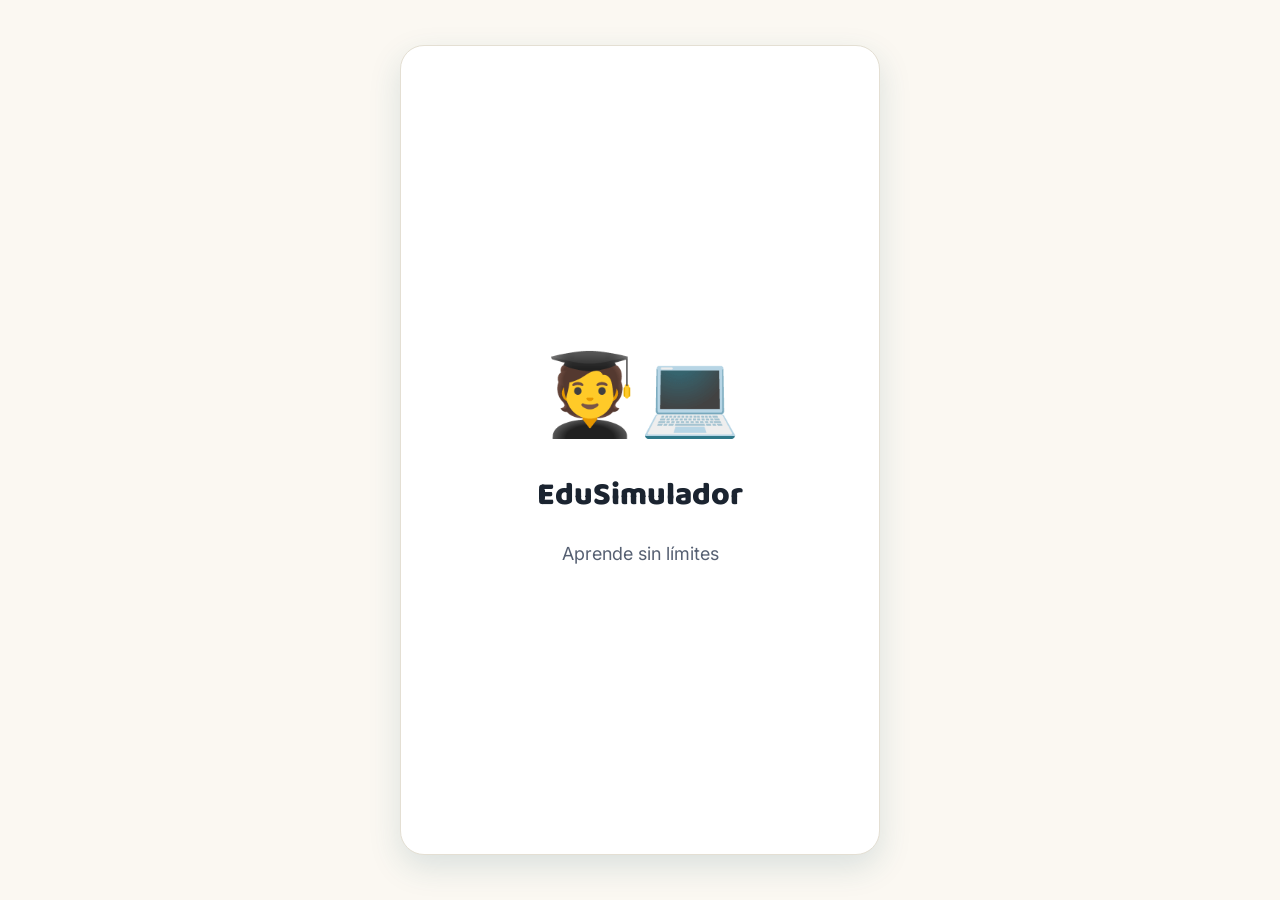
<file: index.html>
<!DOCTYPE html>
<html lang="es">
<head>
    <meta charset="UTF-8">
    <meta name="viewport" content="width=device-width, initial-scale=1.0">
    <title>Splash Screen - LMS Simulador</title>
    <link rel="stylesheet" href="style.css">
    <style>
        .splash-logo {
            font-size: 80px;
            animation: bounceIn 1.5s ease-out;
        }
        .splash-title {
            animation: fadeIn 2s ease-in;
        }
        @keyframes bounceIn {
            0% { transform: scale(0.3); opacity: 0; }
            50% { transform: scale(1.1); opacity: 1; }
            70% { transform: scale(0.9); }
            100% { transform: scale(1); }
        }
        @keyframes fadeIn {
            0% { opacity: 0; }
            100% { opacity: 1; }
        }
    </style>
</head>
<body>
    <div class="app-container">
        <div class="screen-content center">
            <div class="splash-logo">🧑‍🎓💻</div>
            <h1 class="splash-title mt-lg">EduSimulador</h1>
            <p class="text-muted text-large mt-sm">Aprende sin límites</p>
        </div>
    </div>
    
    <!-- Redirección automática simulada con JS -->
    <script>
        setTimeout(() => {
            window.location.href = '02-bienvenida.html';
        }, 3000);
    </script>
</body>
</html>
</file>
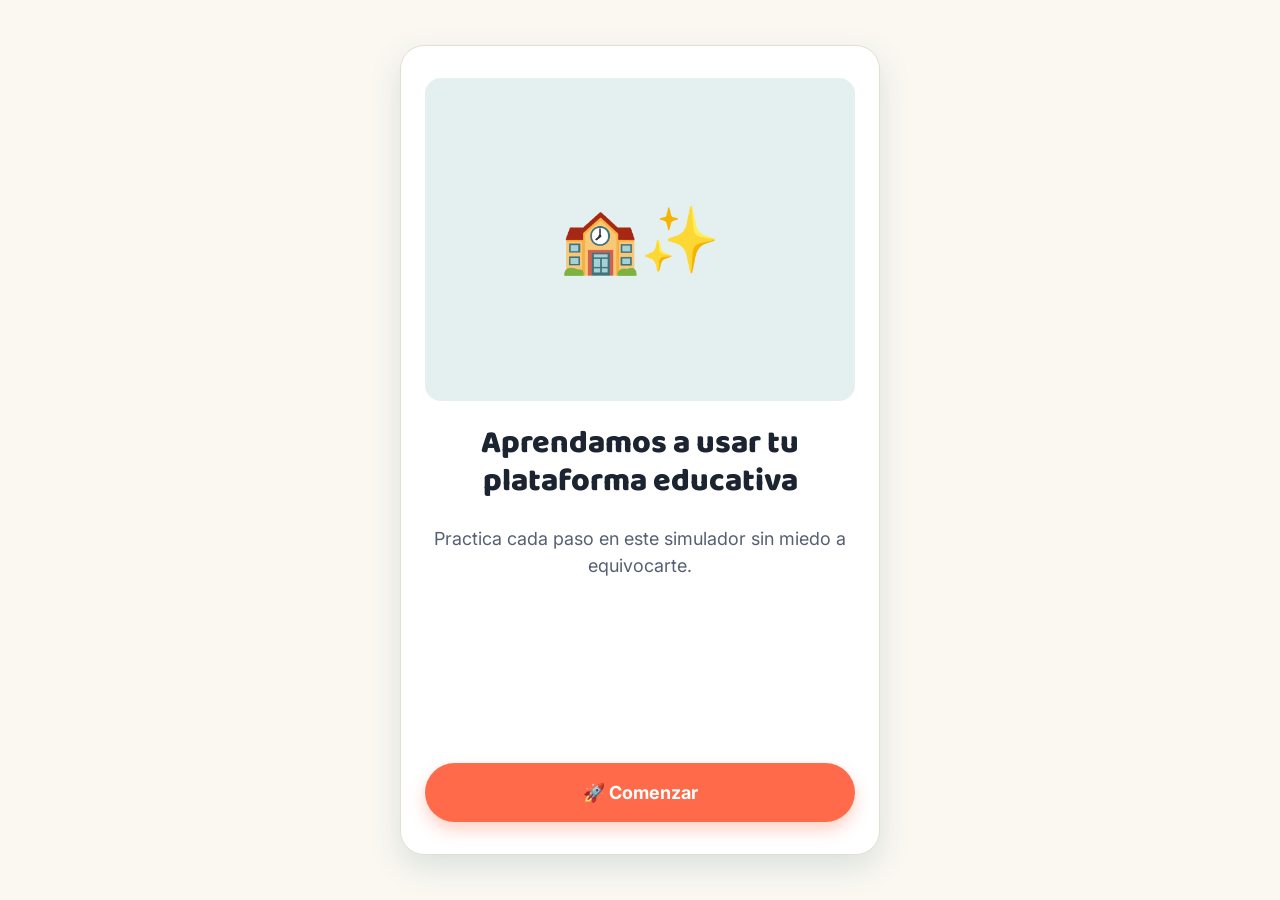
<file: 02-bienvenida.html>
<!DOCTYPE html>
<html lang="es">
<head>
    <meta charset="UTF-8">
    <meta name="viewport" content="width=device-width, initial-scale=1.0">
    <title>Bienvenida - LMS Simulador</title>
    <link rel="stylesheet" href="style.css">
</head>
<body>
    <div class="app-container">
        <div class="screen-content center">
            <div class="illustration">
                🏫✨
            </div>
            
            <h1 class="mt-lg">Aprendamos a usar tu plataforma educativa</h1>
            
            <p class="text-large text-muted mt-md mb-lg">
                Practica cada paso en este simulador sin miedo a equivocarte.
            </p>

            <a href="03-seleccionar-edad.html" class="btn btn-primary mt-auto">
                🚀 Comenzar
            </a>
        </div>
    </div>
</body>
</html>
</file>
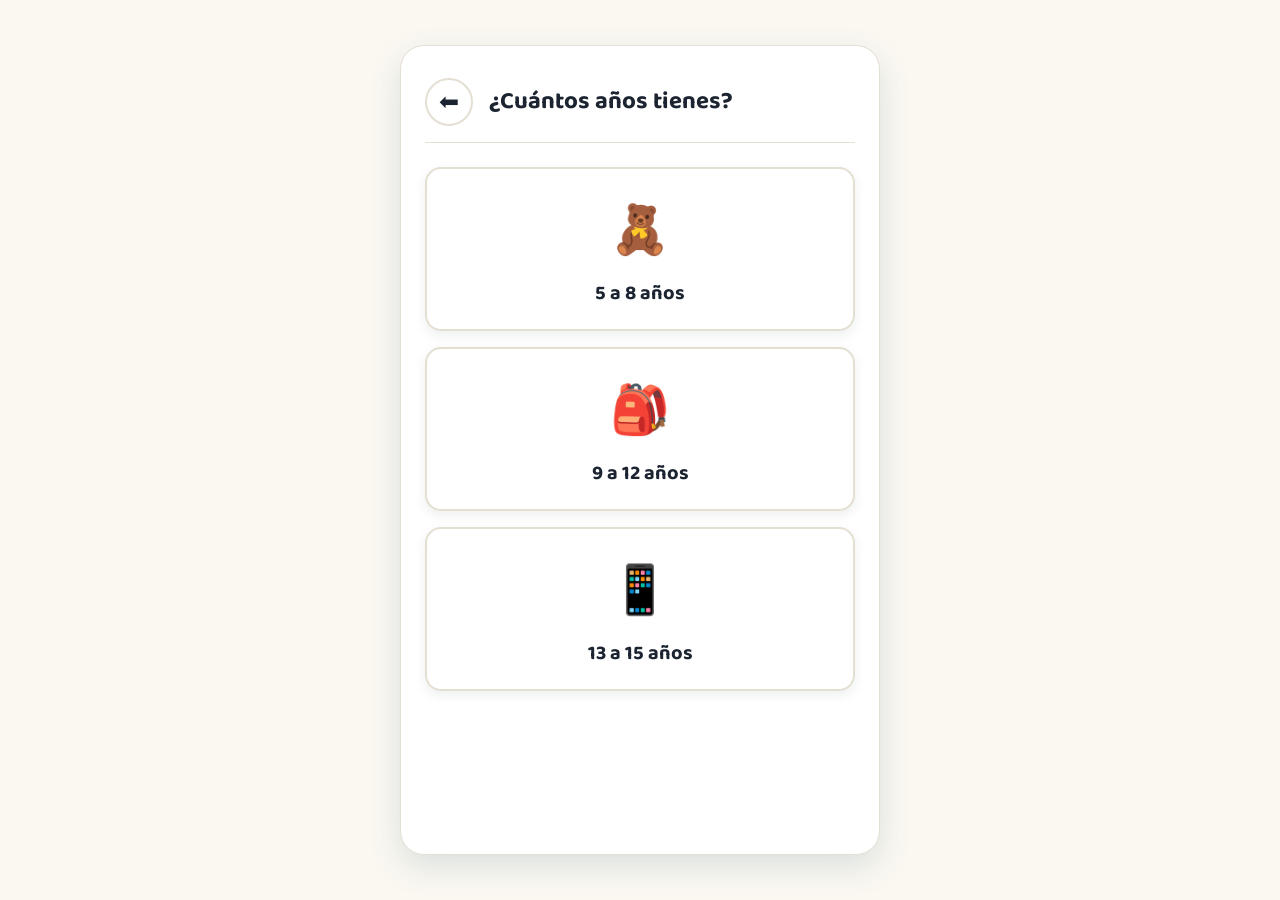
<file: 03-seleccionar-edad.html>
<!DOCTYPE html>
<html lang="es">
<head>
    <meta charset="UTF-8">
    <meta name="viewport" content="width=device-width, initial-scale=1.0">
    <title>Seleccionar Edad - LMS Simulador</title>
    <link rel="stylesheet" href="style.css">
</head>
<body>
    <div class="app-container">
        <div class="screen-content">
            <div class="topbar">
                <a href="02-bienvenida.html" class="icon-btn" aria-label="Volver">⬅️</a>
                <h2>¿Cuántos años tienes?</h2>
            </div>
            
            <div class="stack">
                <div class="card card-interactive text-center" onclick="selectAge('5-8')">
                    <div class="card-icon">🧸</div>
                    <h3>5 a 8 años</h3>
                </div>

                <div class="card card-interactive text-center" onclick="selectAge('9-12')">
                    <div class="card-icon">🎒</div>
                    <h3>9 a 12 años</h3>
                </div>

                <div class="card card-interactive text-center" onclick="selectAge('13-15')">
                    <div class="card-icon">📱</div>
                    <h3>13 a 15 años</h3>
                </div>
            </div>
        </div>
    </div>
    
    <script>
        function selectAge(ageGroup) {
            localStorage.setItem('ageGroup', ageGroup);
            window.location.href = '04-presentacion.html';
        }
    </script>
</body>
</html>
</file>
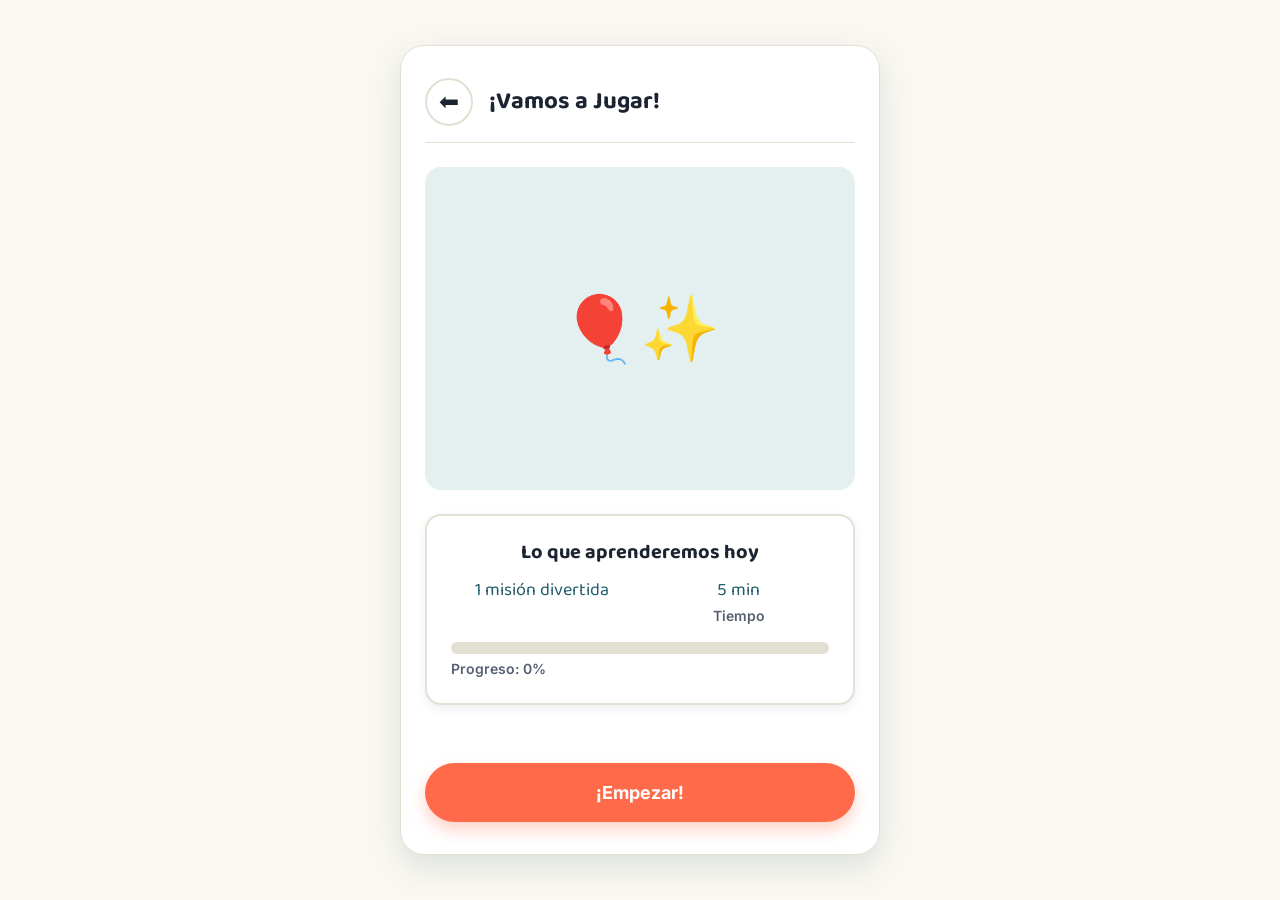
<file: 04-presentacion.html>
<!DOCTYPE html>
<html lang="es">
<head>
    <meta charset="UTF-8">
    <meta name="viewport" content="width=device-width, initial-scale=1.0">
    <title>Presentación - LMS Simulador</title>
    <link rel="stylesheet" href="style.css">
    <script src="content-5-8.js"></script>
    <script src="content-9-12.js"></script>
    <script src="content-13-15.js"></script>
    <script src="engine.js"></script>
</head>
<body>
    <div class="app-container">
        <div class="screen-content center">
            <div class="topbar w-full" style="width: 100%;">
                <a href="03-seleccionar-edad.html" class="icon-btn" aria-label="Volver">⬅️</a>
                <h2 id="p-title"></h2>
            </div>
            
            <div class="illustration" id="p-illustration"></div>

            <div class="card stack mt-lg text-center">
                <h3>Lo que aprenderemos hoy</h3>
                <div class="grid-2 mt-md">
                    <div class="stack" style="gap: var(--space-xs)">
                        <div class="text-large font-display" style="color: var(--color-primary)" id="p-subtitle"></div>
                    </div>
                    <div class="stack" style="gap: var(--space-xs)">
                        <div class="text-large font-display" style="color: var(--color-primary)" id="p-time"></div>
                        <div class="text-small text-muted">Tiempo</div>
                    </div>
                </div>
                
                <div class="progress-container mt-md">
                    <div class="progress-bar-bg">
                        <div class="progress-bar-fill" style="width: 0%;"></div>
                    </div>
                    <span class="text-small text-muted" style="align-self: flex-start">Progreso: 0%</span>
                </div>
            </div>

            <a href="05-mapa.html" class="btn btn-primary mt-auto" id="p-btn"></a>
        </div>
    </div>
</body>
</html>
</file>
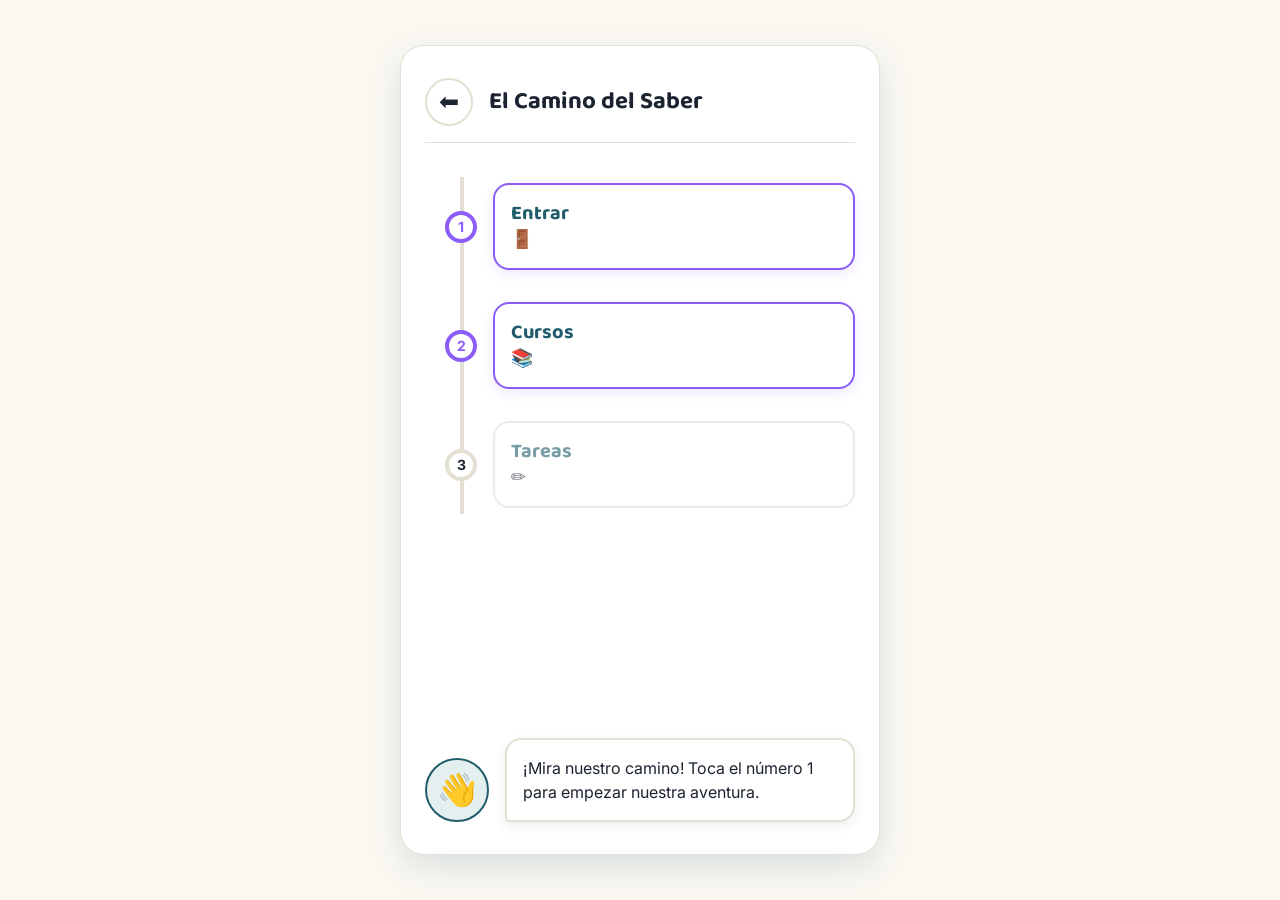
<file: 05-mapa.html>
<!DOCTYPE html>
<html lang="es">
<head>
    <meta charset="UTF-8">
    <meta name="viewport" content="width=device-width, initial-scale=1.0">
    <title>Mapa del Aprendizaje - LMS Simulador</title>
    <link rel="stylesheet" href="style.css">
    <script src="content-5-8.js"></script>
    <script src="content-9-12.js"></script>
    <script src="content-13-15.js"></script>
    <script src="engine.js"></script>
</head>
<body>
    <div class="app-container">
        <div class="screen-content">
            <div class="topbar">
                <a href="04-presentacion.html" class="icon-btn" aria-label="Volver">⬅️</a>
                <h2 id="m-title"></h2>
            </div>
            
            <!-- Contenedor inyectado por Engine JS -->
            <div id="m-container" class="mt-md"></div>

            <div class="guide-container" id="engine-avatar"></div>
        </div>
    </div>
</body>
</html>
</file>
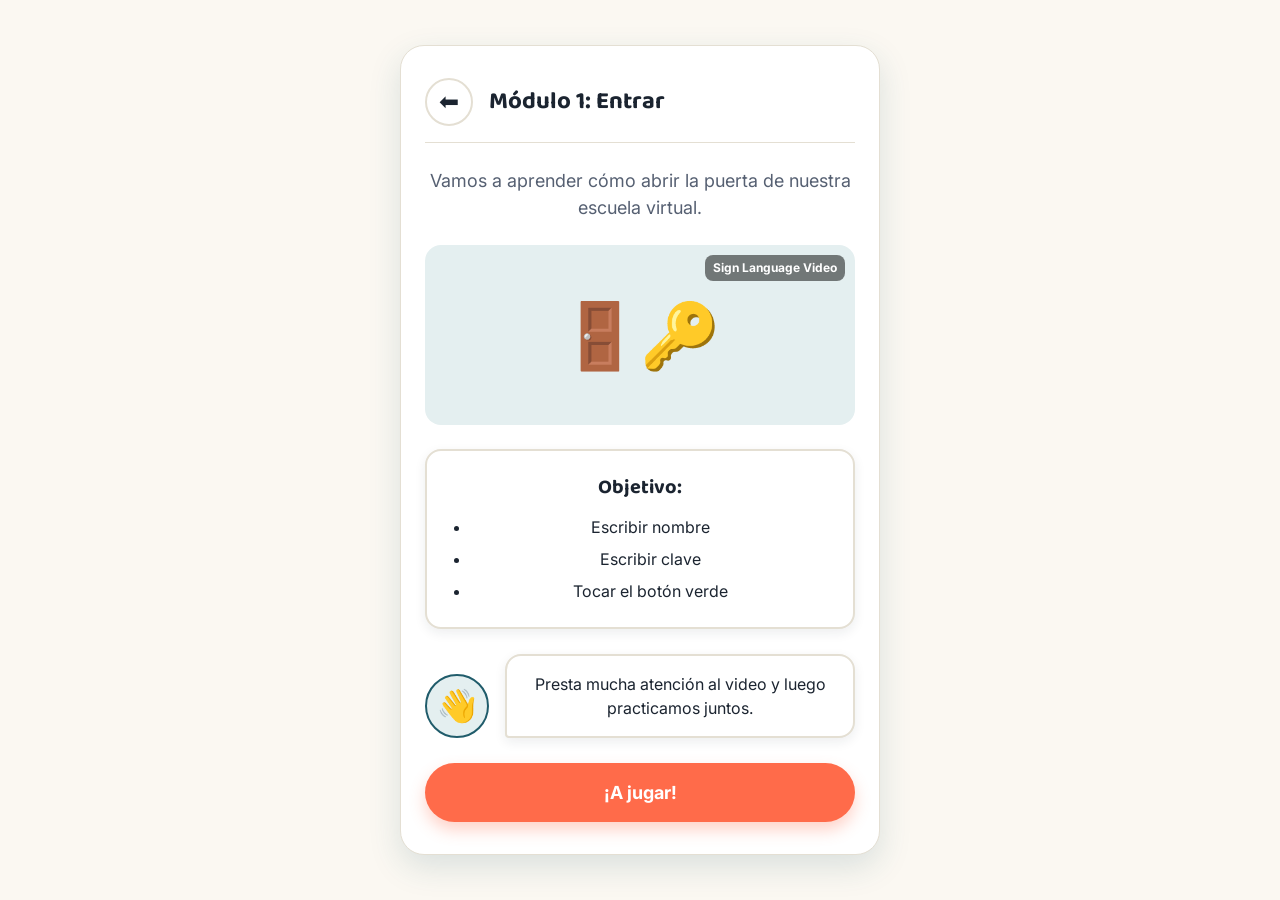
<file: 06-modulo-intro.html>
<!DOCTYPE html>
<html lang="es">
<head>
    <meta charset="UTF-8">
    <meta name="viewport" content="width=device-width, initial-scale=1.0">
    <title>Módulo Intro - LMS Simulador</title>
    <link rel="stylesheet" href="style.css">
    <script src="content-5-8.js"></script>
    <script src="content-9-12.js"></script>
    <script src="content-13-15.js"></script>
    <script src="engine.js"></script>
</head>
<body>
    <div class="app-container">
        <div class="screen-content center">
            <div class="topbar w-full" style="width: 100%;">
                <a href="05-mapa.html" class="icon-btn" aria-label="Volver">⬅️</a>
                <h2 id="i-title"></h2>
            </div>
            
            <p class="text-large text-muted" id="i-desc"></p>
            
            <div class="illustration" style="height: 180px; position: relative;">
                <div style="position: absolute; top: 10px; right: 10px; background: rgba(0,0,0,0.5); color: white; padding: 4px 8px; border-radius: var(--radius-sm); font-size: 12px; font-weight: bold;">
                    Sign Language Video
                </div>
                <span id="i-ill"></span>
            </div>
            
            <div class="card stack mt-md text-left w-full" style="width: 100%;">
                <h3>Objetivo:</h3>
                <ul class="stack" id="i-goals" style="gap: var(--space-sm); margin-left: 20px;"></ul>
            </div>

            <div class="guide-container mt-auto" id="engine-avatar"></div>

            <a href="07-modulo-simulacion.html" class="btn btn-primary mt-auto" id="i-btn"></a>
        </div>
    </div>
</body>
</html>
</file>
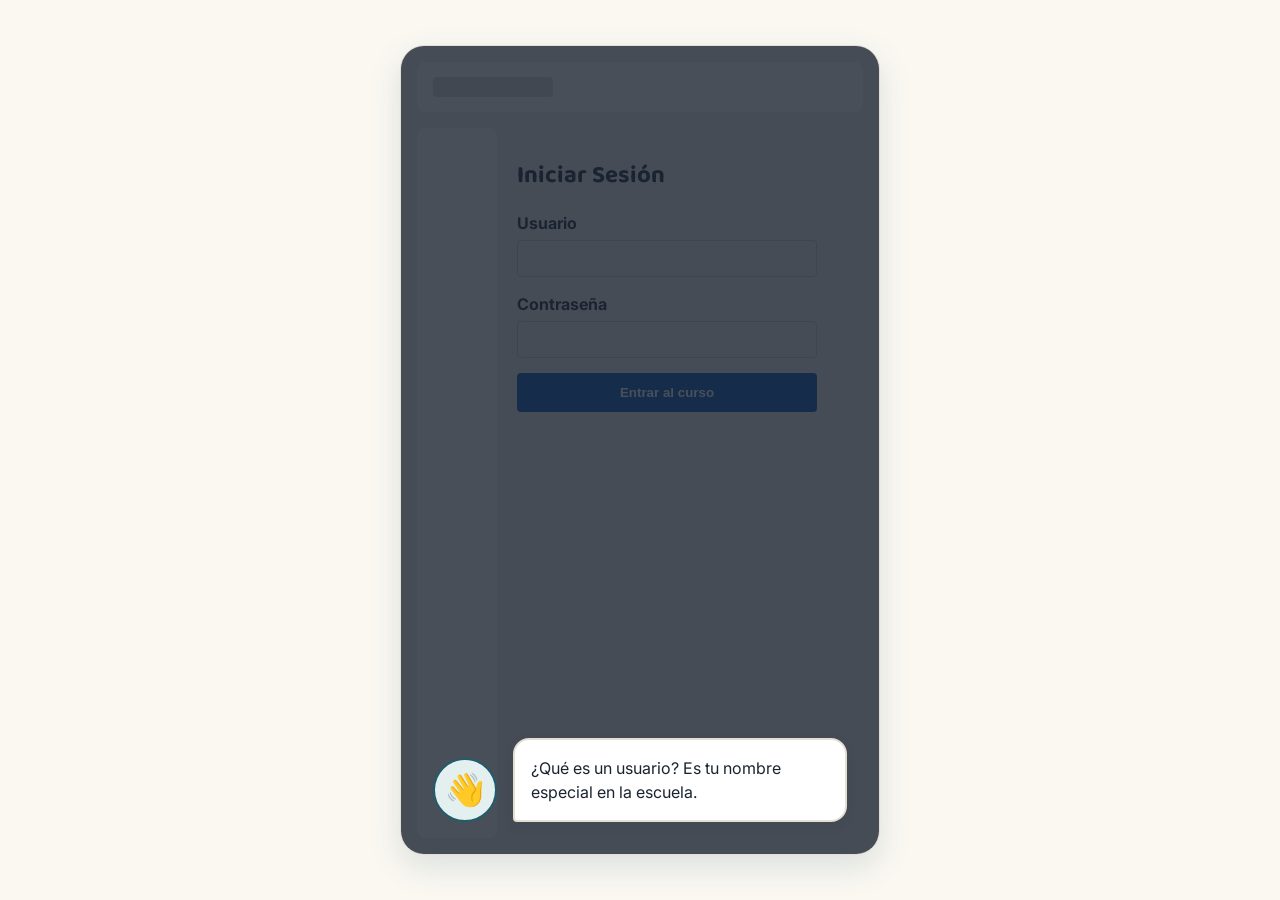
<file: 07-modulo-simulacion.html>
<!DOCTYPE html>
<html lang="es">
<head>
    <meta charset="UTF-8">
    <meta name="viewport" content="width=device-width, initial-scale=1.0">
    <title>Simulación - LMS Simulador</title>
    <link rel="stylesheet" href="style.css">
    <script src="content-5-8.js"></script>
    <script src="content-9-12.js"></script>
    <script src="content-13-15.js"></script>
    <script src="engine.js"></script>
</head>
<body>
    <div class="app-container" style="position: relative;">
        <!-- Falso LMS de fondo (Hardcoded structure para el prototipo visual) -->
        <div class="fake-lms">
            <div class="fake-header">
                <div style="width: 120px; height: 20px; background: #ddd; border-radius: 4px;"></div>
            </div>
            <div class="fake-sidebar"></div>
            
            <div style="margin-left: 100px; max-width: 300px; margin-top: 50px;">
                <h2 style="margin-bottom: 20px;">Iniciar Sesión</h2>
                <div style="display: flex; flex-direction: column; gap: 15px;" id="target-login-form" class="sim-target">
                    <div style="position: relative; z-index: 0;" class="sim-target" id="target-username-field">
                        <label style="display: block; font-weight: bold; margin-bottom: 5px;">Usuario</label>
                        <input type="text" id="target-username" style="width: 100%; padding: 10px; border: 1px solid #ccc; border-radius: 4px;" disabled>
                    </div>
                    
                    <div class="sim-target" id="target-password-field">
                        <label style="display: block; font-weight: bold; margin-bottom: 5px;">Contraseña</label>
                        <input type="password" id="target-password" style="width: 100%; padding: 10px; border: 1px solid #ccc; border-radius: 4px;" disabled>
                    </div>
                    
                    <button class="sim-target" id="target-btn-login" style="padding: 12px; background: #0056b3; color: white; border: none; border-radius: 4px; font-weight: bold;">Entrar al curso</button>
                </div>
            </div>
        </div>

        <!-- Capa oscurecida y resaltado, manipulada por Engine JS -->
        <div class="simulator-overlay" id="sim-overlay">
            <div class="simulator-helper" id="sim-helper" style="margin-top: 150px; margin-left: 80px;">
                <!-- Engine inyecta botones clickeables aquí -->
            </div>
            
            <div class="guide-container" id="engine-avatar"></div>
        </div>
    </div>
</body>
</html>
</file>
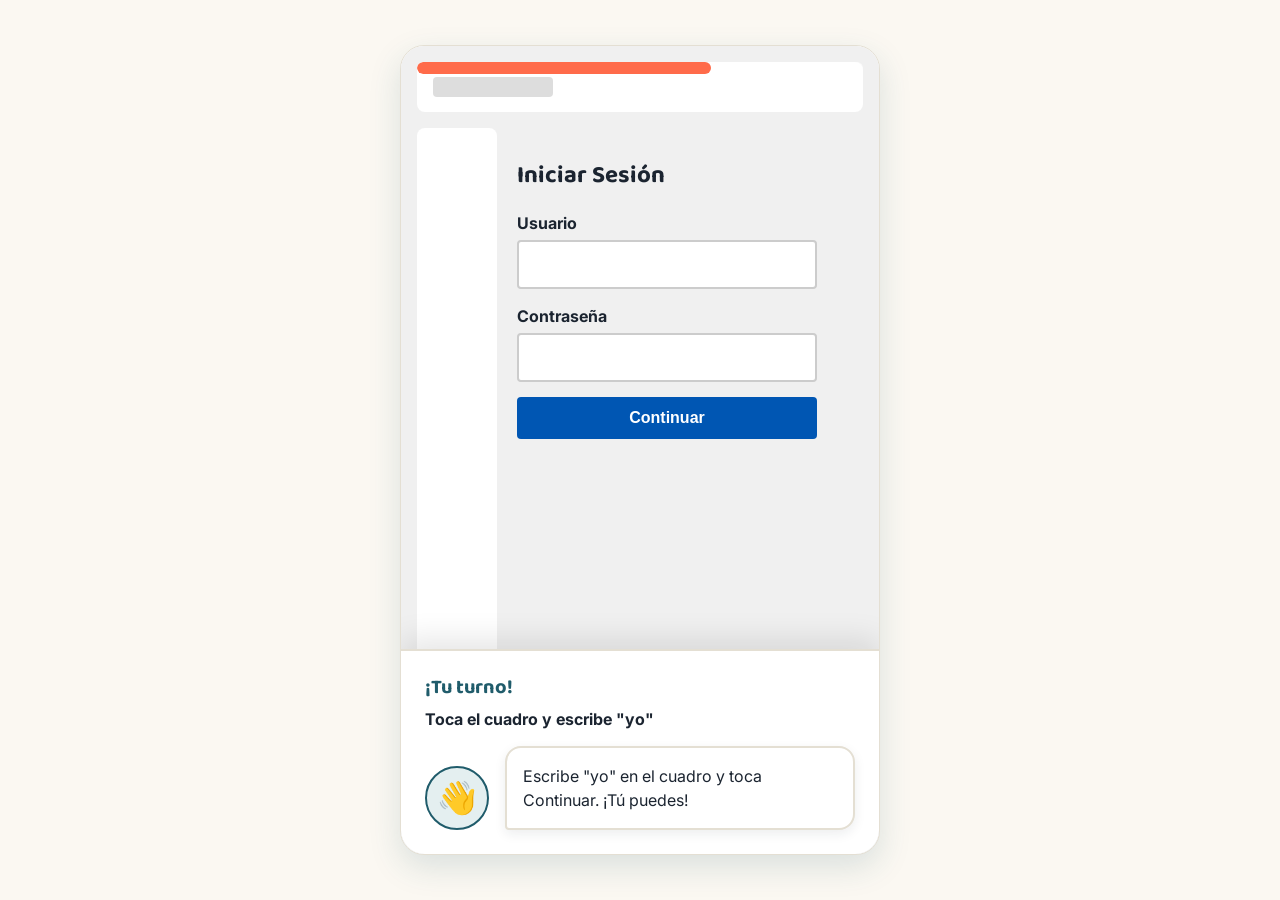
<file: 08-modulo-actividad.html>
<!DOCTYPE html>
<html lang="es">
<head>
    <meta charset="UTF-8">
    <meta name="viewport" content="width=device-width, initial-scale=1.0">
    <title>Actividad - LMS Simulador</title>
    <link rel="stylesheet" href="style.css">
    <script src="content-5-8.js"></script>
    <script src="content-9-12.js"></script>
    <script src="content-13-15.js"></script>
    <script src="engine.js"></script>
</head>
<body>
    <div class="app-container" style="position: relative;">
        <!-- Progreso flotante -->
        <div style="position: absolute; top: 0; left: 0; width: 100%; padding: var(--space-md); z-index: 50;">
            <div class="progress-container">
                <div class="progress-bar-bg" style="background: rgba(255,255,255,0.5);">
                    <div class="progress-bar-fill" style="width: 66%;"></div>
                </div>
            </div>
        </div>

        <!-- Falso LMS interactivo (El Reto) -->
        <div class="fake-lms">
            <div class="fake-header">
                <div style="width: 120px; height: 20px; background: #ddd; border-radius: 4px;"></div>
            </div>
            <div class="fake-sidebar"></div>
            
            <div style="margin-left: 100px; max-width: 300px; margin-top: 50px;">
                <h2 style="margin-bottom: 20px;">Iniciar Sesión</h2>
                <div style="display: flex; flex-direction: column; gap: 15px;">
                    <div>
                        <label style="display: block; font-weight: bold; margin-bottom: 5px;">Usuario</label>
                        <input type="text" id="a-input" style="width: 100%; padding: 12px; font-size: 18px; border: 2px solid #ccc; border-radius: 4px; outline: none;">
                    </div>
                    
                    <div>
                        <label style="display: block; font-weight: bold; margin-bottom: 5px;">Contraseña</label>
                        <input type="password" style="width: 100%; padding: 12px; font-size: 18px; border: 2px solid #ccc; border-radius: 4px;">
                    </div>
                    
                    <button id="a-btn" style="padding: 12px; background: #0056b3; color: white; border: none; border-radius: 4px; font-weight: bold; cursor: pointer; font-size: 16px;"></button>
                </div>
                <p id="a-error" class="text-base" style="color: var(--state-error); display: none; font-weight: bold; margin-top: 15px;"></p>
            </div>
        </div>

        <!-- Panel Inferior de Instrucciones -->
        <div style="position: absolute; bottom: 0; left: 0; width: 100%; background: white; padding: var(--space-lg); border-top: 2px solid var(--border-color); border-radius: 0 0 var(--radius-lg) var(--radius-lg); box-shadow: 0 -10px 30px rgba(0,0,0,0.1); z-index: 50;">
            <h3 style="color: var(--color-primary); margin-bottom: 8px;" id="a-title"></h3>
            <p id="a-inst" style="margin-bottom: 15px; font-weight: bold; color: var(--text-main);"></p>
            <div class="guide-container" id="engine-avatar" style="margin-top: 0;"></div>
        </div>
    </div>
</body>
</html>
</file>
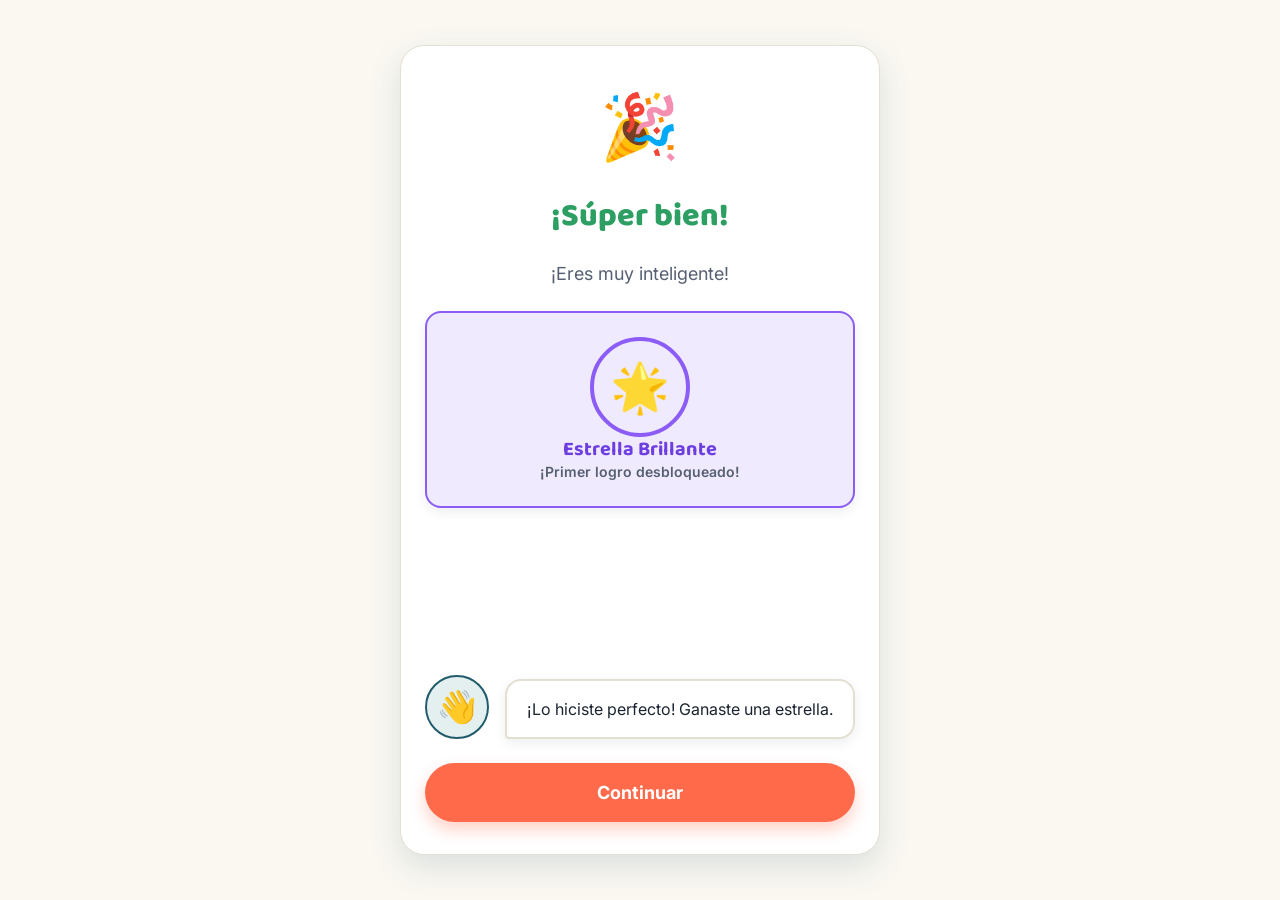
<file: 09-modulo-retroalimentacion.html>
<!DOCTYPE html>
<html lang="es">
<head>
    <meta charset="UTF-8">
    <meta name="viewport" content="width=device-width, initial-scale=1.0">
    <title>Retroalimentación - LMS Simulador</title>
    <link rel="stylesheet" href="style.css">
    <script src="content-5-8.js"></script>
    <script src="content-9-12.js"></script>
    <script src="content-13-15.js"></script>
    <script src="engine.js"></script>
    <style>
        .confetti {
            animation: bounce 1s ease-in-out infinite alternate;
            font-size: 64px;
            text-align: center;
        }
    </style>
</head>
<body>
    <div class="app-container">
        <div class="screen-content center">
            <div class="confetti" id="r-confetti"></div>
            <h1 class="mt-md" style="color: var(--state-success)" id="r-title"></h1>
            <p class="text-large text-muted mt-sm" id="r-subtitle"></p>
            
            <div class="card center mt-lg" style="background-color: var(--color-highlight-tint); border-color: var(--color-highlight)">
                <div class="badge-big" id="r-badge-icon"></div>
                <h3 class="mt-md" style="color: var(--color-highlight-dark)" id="r-badge-name"></h3>
                <p class="text-small text-muted" id="r-badge-desc"></p>
            </div>

            <div class="guide-container mt-auto" id="engine-avatar"></div>

            <a href="10-progreso.html" class="btn btn-primary w-full mt-md">
                Continuar
            </a>
        </div>
    </div>
</body>
</html>
</file>
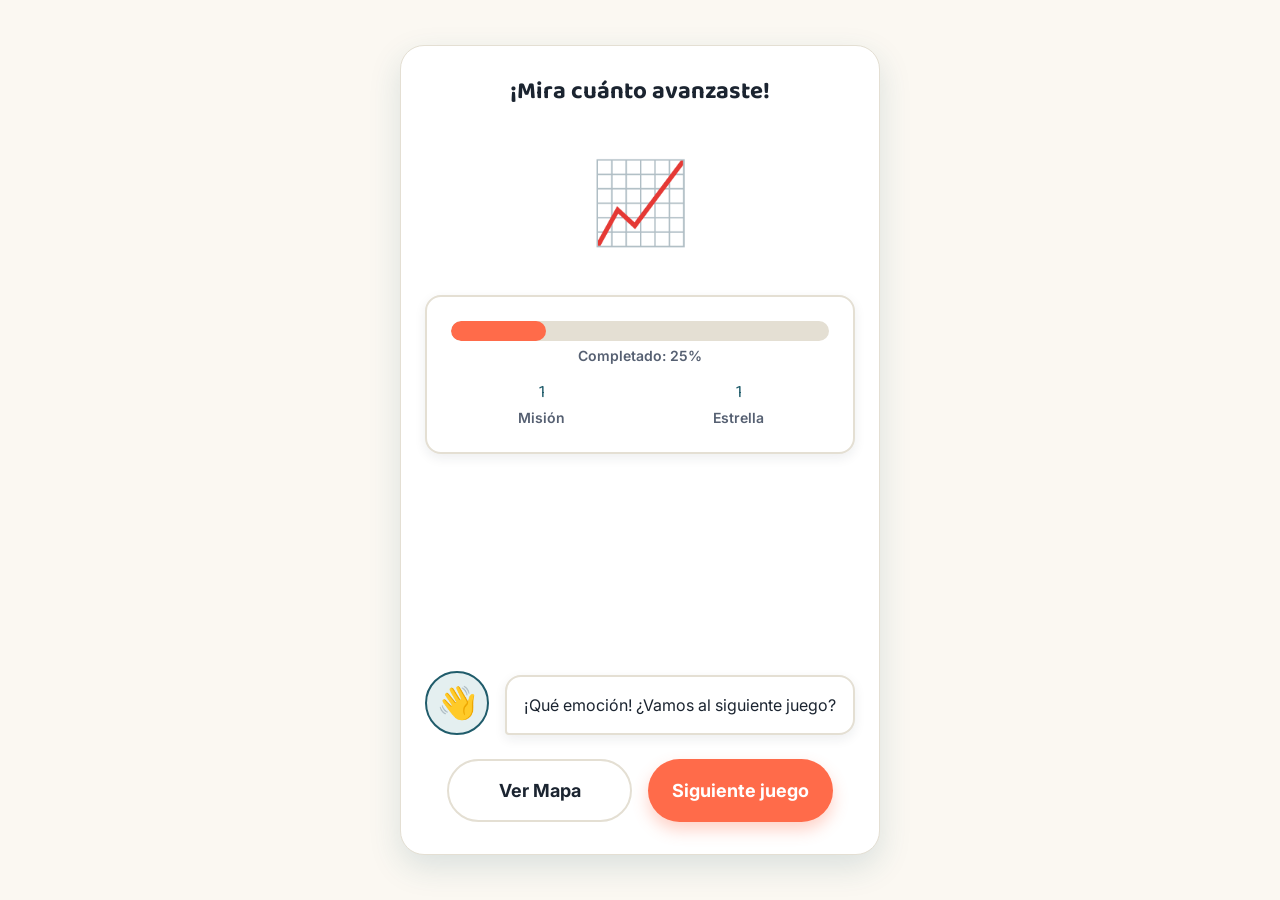
<file: 10-progreso.html>
<!DOCTYPE html>
<html lang="es">
<head>
    <meta charset="UTF-8">
    <meta name="viewport" content="width=device-width, initial-scale=1.0">
    <title>Progreso - LMS Simulador</title>
    <link rel="stylesheet" href="style.css">
    <script src="content-5-8.js"></script>
    <script src="content-9-12.js"></script>
    <script src="content-13-15.js"></script>
    <script src="engine.js"></script>
</head>
<body>
    <div class="app-container">
        <div class="screen-content center">
            <h2 class="mt-md" id="p-title"></h2>
            
            <div class="illustration" style="height: 140px; font-size: 80px; background: transparent;" id="p-ill">
                📈
            </div>
            
            <div class="card stack text-center mt-md">
                <div class="progress-container">
                    <div class="progress-bar-bg" style="height: 20px;">
                        <div class="progress-bar-fill" style="width: 25%;"></div>
                    </div>
                    <span class="text-small text-muted" id="p-comp"></span>
                </div>
                
                <div class="grid-2 mt-md" id="p-metrics">
                    <!-- Metrics inyectadas por JS -->
                </div>
            </div>

            <div class="guide-container mt-auto" id="engine-avatar"></div>

            <div class="grid-2 w-full mt-md">
                <a href="05-mapa.html" class="btn btn-outline">Ver Mapa</a>
                <a href="12-aulas.html" class="btn btn-primary" id="p-btn">Siguiente Módulo</a>
            </div>
        </div>
    </div>
</body>
</html>
</file>
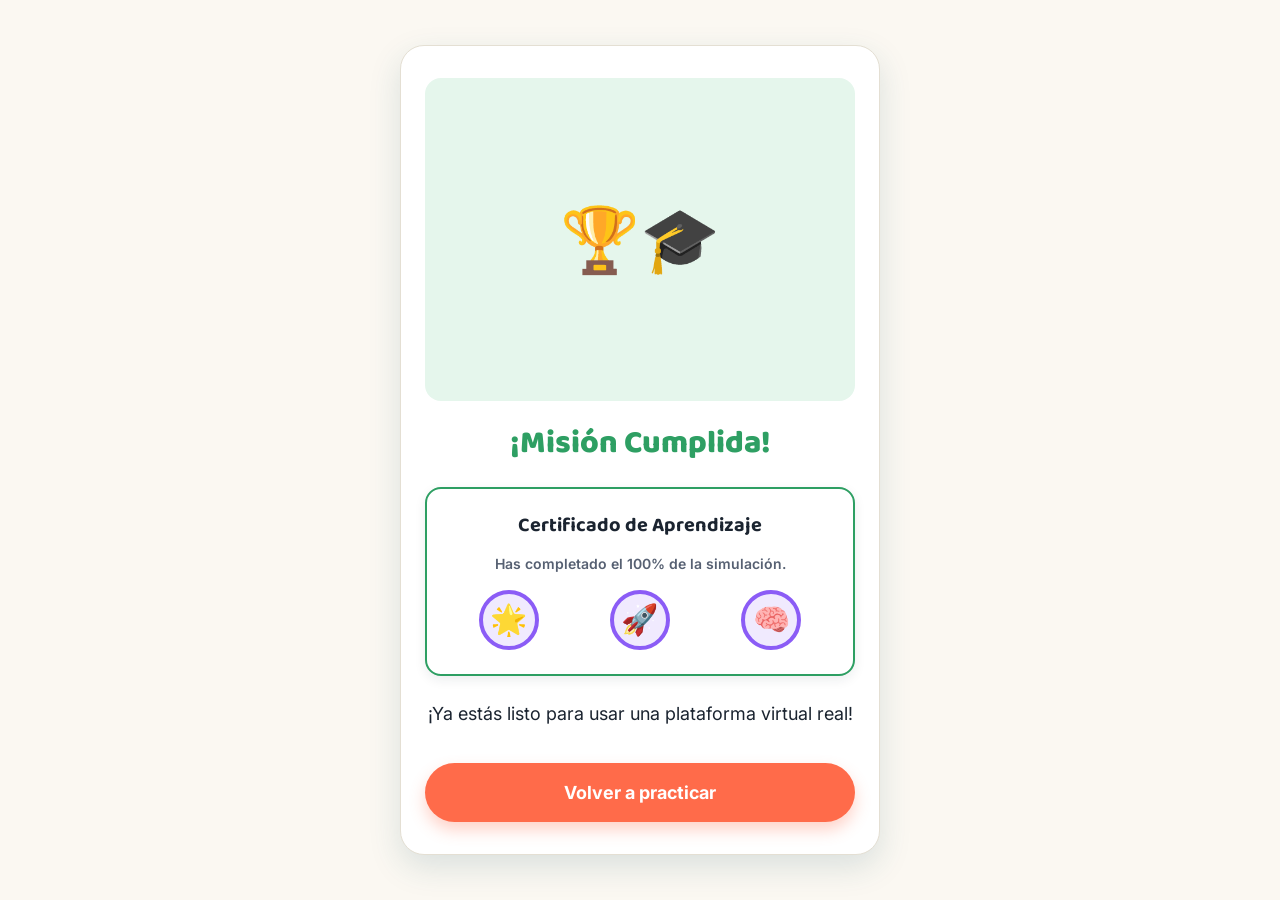
<file: 11-final.html>
<!DOCTYPE html>
<html lang="es">
<head>
    <meta charset="UTF-8">
    <meta name="viewport" content="width=device-width, initial-scale=1.0">
    <title>Final - LMS Simulador</title>
    <link rel="stylesheet" href="style.css">
</head>
<body>
    <div class="app-container">
        <div class="screen-content center">
            <div class="illustration" style="background-color: var(--state-success-bg);">
                🏆🎓
            </div>
            
            <h1 class="mt-md" style="color: var(--state-success)">¡Misión Cumplida!</h1>
            
            <div class="card stack mt-lg text-center" style="border-color: var(--state-success)">
                <h3>Certificado de Aprendizaje</h3>
                <p class="text-muted text-small">Has completado el 100% de la simulación.</p>
                
                <div class="row mt-md" style="justify-content: center;">
                    <div class="badge-big" style="width: 60px; height: 60px; font-size: 30px;">🌟</div>
                    <div class="badge-big" style="width: 60px; height: 60px; font-size: 30px;">🚀</div>
                    <div class="badge-big" style="width: 60px; height: 60px; font-size: 30px;">🧠</div>
                </div>
            </div>

            <p class="text-large mt-lg">¡Ya estás listo para usar una plataforma virtual real!</p>

            <a href="index.html" class="btn btn-primary mt-auto w-full">
                Volver a practicar
            </a>
        </div>
    </div>
</body>
</html>
</file>
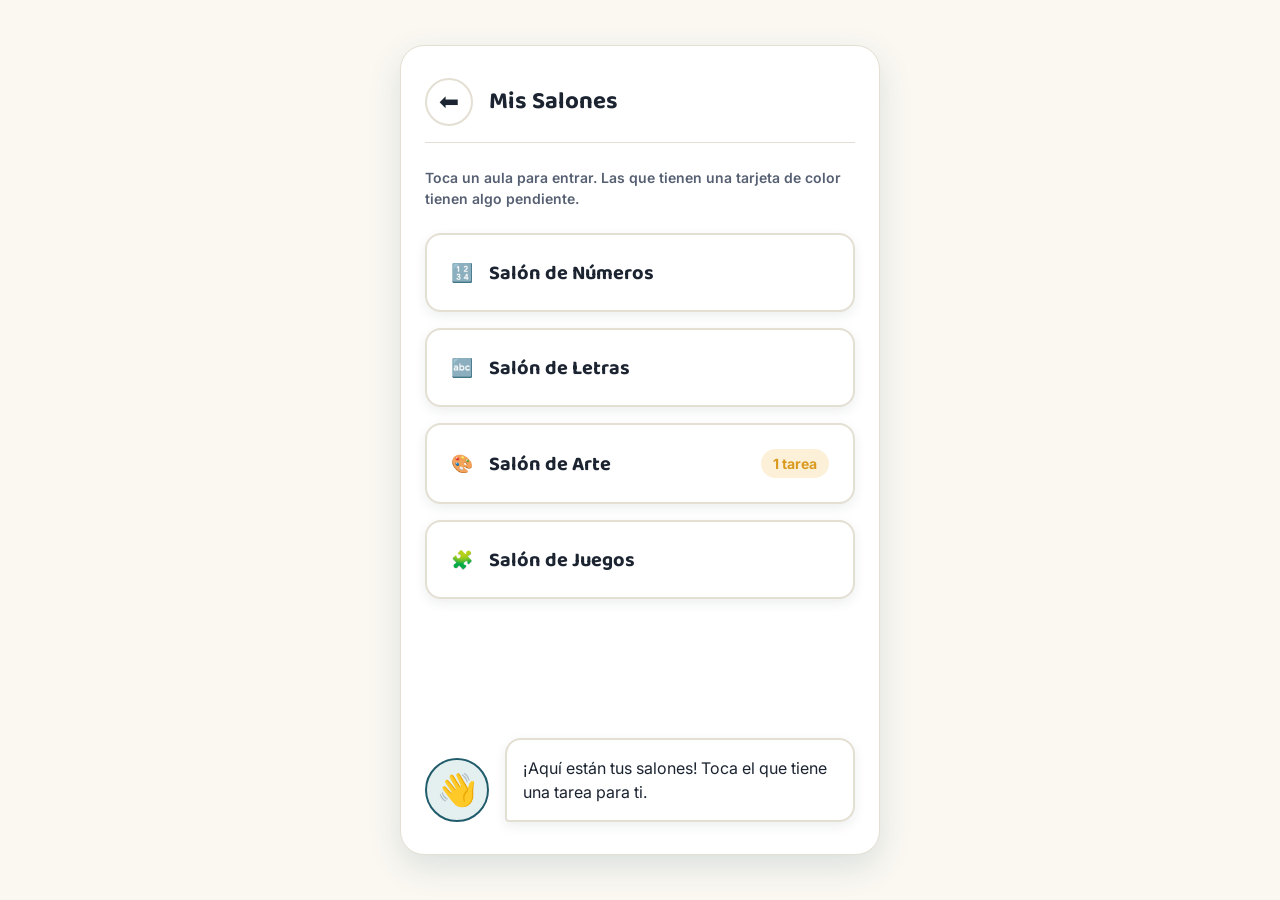
<file: 12-aulas.html>
<!DOCTYPE html>
<html lang="es">
<head>
    <meta charset="UTF-8">
    <meta name="viewport" content="width=device-width, initial-scale=1.0">
    <title>Mis Aulas - LMS Simulador</title>
    <link rel="stylesheet" href="style.css">
    <script src="content-5-8.js"></script>
    <script src="content-9-12.js"></script>
    <script src="content-13-15.js"></script>
    <script src="engine.js"></script>
</head>
<body>
    <div class="app-container">
        <div class="screen-content">
            <div class="topbar">
                <a href="10-progreso.html" class="icon-btn" aria-label="Volver">⬅️</a>
                <h2 id="au-title"></h2>
            </div>

            <p class="text-small text-muted mt-md">Toca un aula para entrar. Las que tienen una tarjeta de color tienen algo pendiente.</p>

            <div id="au-container" class="stack mt-md"></div>

            <div class="guide-container mt-auto" id="engine-avatar"></div>
        </div>
    </div>
</body>
</html>
</file>
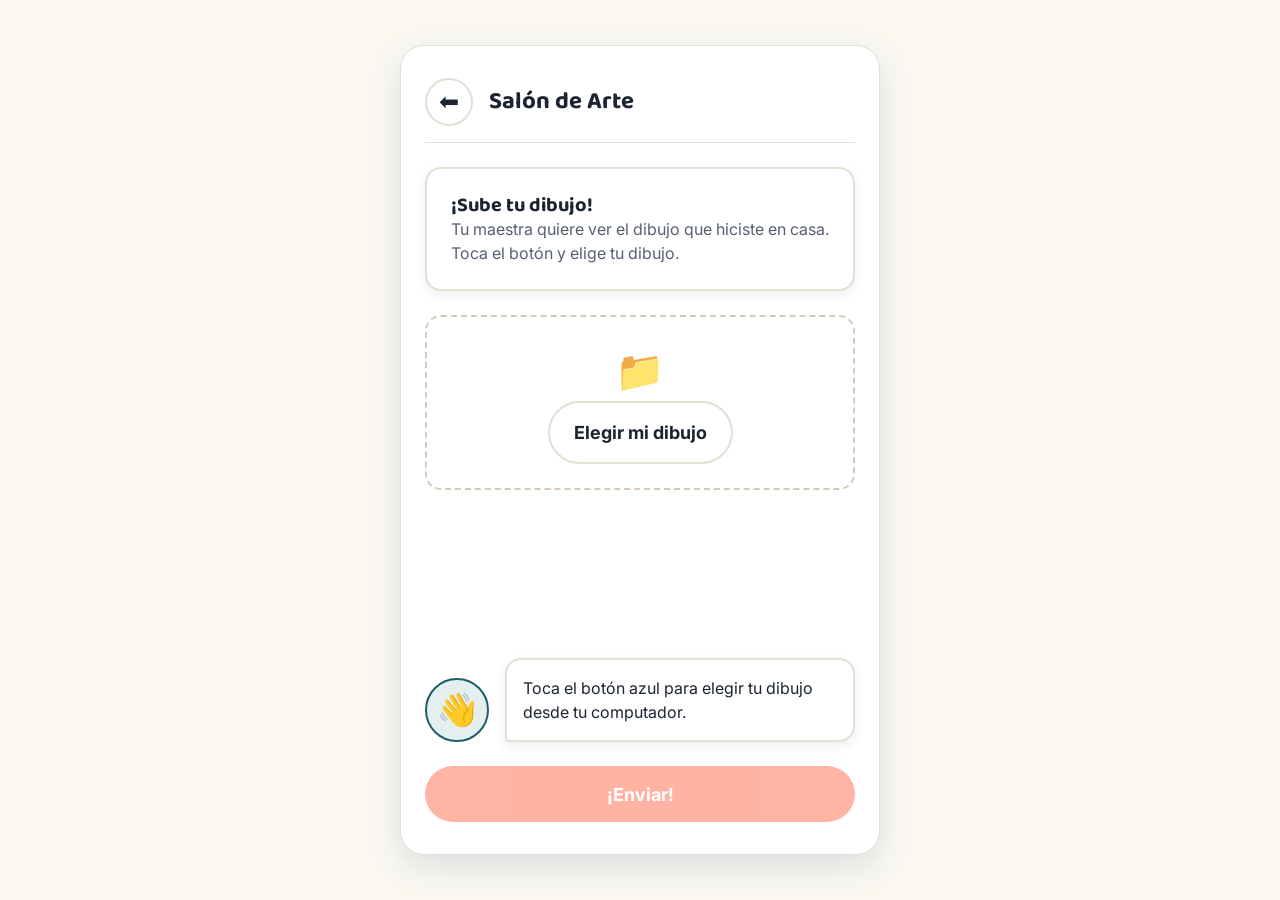
<file: 13-tarea.html>
<!DOCTYPE html>
<html lang="es">
<head>
    <meta charset="UTF-8">
    <meta name="viewport" content="width=device-width, initial-scale=1.0">
    <title>Entregar Tarea - LMS Simulador</title>
    <link rel="stylesheet" href="style.css">
    <script src="content-5-8.js"></script>
    <script src="content-9-12.js"></script>
    <script src="content-13-15.js"></script>
    <script src="engine.js"></script>
</head>
<body>
    <div class="app-container">
        <div class="screen-content">
            <div class="topbar">
                <a href="12-aulas.html" class="icon-btn" aria-label="Volver">⬅️</a>
                <h2 id="t-course"></h2>
            </div>

            <div class="card mt-md">
                <h3 id="t-title"></h3>
                <p class="text-base text-muted mt-sm" id="t-desc"></p>
            </div>

            <div class="upload-zone mt-md">
                <div style="font-size: 40px;">📁</div>
                <label for="t-file-input" class="btn btn-outline mt-md" style="width: auto; display: inline-flex; cursor: pointer;" id="t-upload-label"></label>
                <input type="file" id="t-file-input">
                <p class="text-small mt-sm" id="t-file-name" style="display:none; font-weight: 700; color: var(--color-primary);"></p>
            </div>

            <div class="guide-container mt-auto" id="engine-avatar"></div>

            <button class="btn btn-primary mt-md" id="t-submit"></button>
        </div>
    </div>
</body>
</html>
</file>
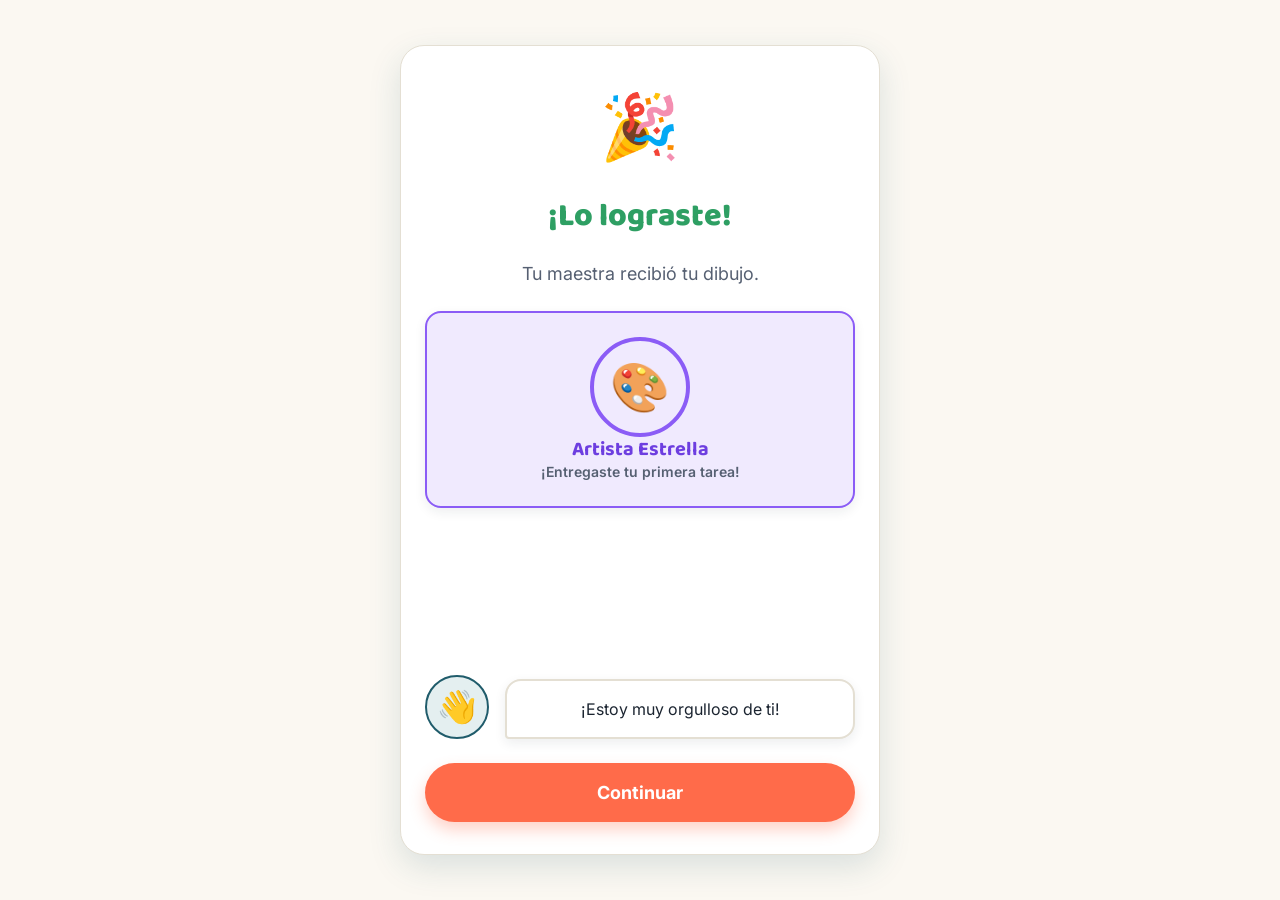
<file: 14-tarea-exito.html>
<!DOCTYPE html>
<html lang="es">
<head>
    <meta charset="UTF-8">
    <meta name="viewport" content="width=device-width, initial-scale=1.0">
    <title>Tarea Entregada - LMS Simulador</title>
    <link rel="stylesheet" href="style.css">
    <script src="content-5-8.js"></script>
    <script src="content-9-12.js"></script>
    <script src="content-13-15.js"></script>
    <script src="engine.js"></script>
    <style>
        .confetti {
            animation: bounce 1s ease-in-out infinite alternate;
            font-size: 64px;
            text-align: center;
        }
    </style>
</head>
<body>
    <div class="app-container">
        <div class="screen-content center">
            <div class="confetti" id="te-confetti"></div>
            <h1 class="mt-md" style="color: var(--state-success)" id="te-title"></h1>
            <p class="text-large text-muted mt-sm" id="te-subtitle"></p>

            <div class="card center mt-lg" style="background-color: var(--color-highlight-tint); border-color: var(--color-highlight)">
                <div class="badge-big" id="te-badge-icon"></div>
                <h3 class="mt-md" style="color: var(--color-highlight-dark)" id="te-badge-name"></h3>
                <p class="text-small text-muted" id="te-badge-desc"></p>
            </div>

            <div class="guide-container mt-auto" id="engine-avatar"></div>

            <a href="11-final.html" class="btn btn-primary w-full mt-md">
                Continuar
            </a>
        </div>
    </div>
</body>
</html>
</file>
<file: style.css>
/* ==========================================================================
   LMS Simulador — Sistema de Diseño Accesible
   Basado en principios de diseño centrado en el usuario, alto contraste, 
   aprendizaje visual y baja carga cognitiva.
   ========================================================================== */

@import url('https://fonts.googleapis.com/css2?family=Baloo+2:wght@500;600;700;800&family=Inter:wght@400;500;600;700;800&display=swap');

:root {
  /* Paleta de Colores (Accesible - Contraste AA) */
  --bg-app: #FBF8F2; /* Crema cálido - reduce fatiga visual */
  --bg-surface: #FFFFFF; /* Blanco puro para tarjetas */
  --bg-spotlight: rgba(27, 36, 48, 0.85); /* Oscurecimiento para simulación */
  
  --text-main: #1B2430; /* Casi negro para máximo contraste */
  --text-muted: #566072; /* Gris oscuro para textos secundarios */
  
  --color-primary: #205C6B; /* Teal - estructura */
  --color-primary-dark: #143C46;
  --color-primary-tint: #E4EFF0;
  
  --color-action: #FF6B4A; /* Coral - llamadas a la acción */
  --color-action-dark: #E5502F;
  --color-action-tint: #FFEBE4;
  
  --color-highlight: #8B5CF6; /* Violeta - elementos lúdicos (niños) */
  --color-highlight-dark: #6D3EE0;
  --color-highlight-tint: #F0EAFE;
  
  /* Estados Semánticos (No decorativos) */
  --state-success: #2E9F63;
  --state-success-bg: #E5F6EC;
  
  --state-warning: #D99A1F;
  --state-warning-bg: #FCF0D8;
  
  --state-error: #D9524F;
  --state-error-bg: #FBE7E6;

  /* Bordes */
  --border-color: #E4DFD3;
  --border-strong: #D3CBB8;

  /* Tipografía */
  --font-display: 'Baloo 2', system-ui, sans-serif; /* Títulos amigables */
  --font-body: 'Inter', system-ui, sans-serif; /* Cuerpos legibles */

  /* Espaciado y Radios (Base 8px) */
  --space-xs: 4px;
  --space-sm: 8px;
  --space-md: 16px;
  --space-lg: 24px;
  --space-xl: 32px;
  --space-2xl: 48px;

  --radius-sm: 8px;
  --radius-md: 16px;
  --radius-lg: 24px;
  --radius-pill: 9999px;

  /* Sombras */
  --shadow-card: 0 4px 12px rgba(27, 36, 48, 0.08);
  --shadow-float: 0 12px 32px rgba(32, 92, 107, 0.15);
}

/* ==========================================================================
   Reseteo y Estilos Base
   ========================================================================== */
* {
  box-sizing: border-box;
  margin: 0;
  padding: 0;
}

body {
  background-color: var(--bg-app);
  font-family: var(--font-body);
  color: var(--text-main);
  font-size: 16px; /* Tipografía mínima accesible 16px */
  line-height: 1.5;
  min-height: 100vh;
  display: flex;
  justify-content: center;
  align-items: center;
  padding: var(--space-md);
}

/* Contenedor principal estilo App */
.app-container {
  width: 100%;
  max-width: 480px; /* Ancho máximo para mantener control en desktop */
  height: 90vh; /* Ocupar casi toda la pantalla */
  min-height: 600px;
  max-height: 900px;
  background-color: var(--bg-surface);
  border-radius: var(--radius-lg);
  box-shadow: var(--shadow-float);
  overflow: hidden;
  display: flex;
  flex-direction: column;
  position: relative;
  border: 1px solid var(--border-color);
}

.screen-content {
  flex: 1;
  overflow-y: auto;
  padding: var(--space-xl) var(--space-lg);
  display: flex;
  flex-direction: column;
  gap: var(--space-lg);
}

/* Variantes de alineación de pantalla */
.screen-content.center {
  justify-content: center;
  align-items: center;
  text-align: center;
}

/* ==========================================================================
   Tipografía
   ========================================================================== */
h1, h2, h3, h4, .font-display {
  font-family: var(--font-display);
  color: var(--text-main);
  line-height: 1.2;
}

h1 { font-size: 32px; font-weight: 800; }
h2 { font-size: 24px; font-weight: 700; }
h3 { font-size: 20px; font-weight: 700; }

.text-large { font-size: 18px; }
.text-base { font-size: 16px; }
.text-small { font-size: 14px; font-weight: 600; }
.text-muted { color: var(--text-muted); }

/* ==========================================================================
   Componentes: Botones
   ========================================================================== */
.btn {
  display: inline-flex;
  align-items: center;
  justify-content: center;
  gap: var(--space-sm);
  font-family: var(--font-body);
  font-size: 18px; /* Texto grande para legibilidad */
  font-weight: 700;
  text-decoration: none;
  border: none;
  cursor: pointer;
  padding: var(--space-md) var(--space-lg);
  min-height: 56px; /* Área de toque accesible */
  border-radius: var(--radius-pill);
  width: 100%;
  transition: all 0.2s ease;
}

/* Estados de foco accesibles */
.btn:focus-visible, a:focus-visible, input:focus-visible {
  outline: 3px solid var(--color-highlight);
  outline-offset: 3px;
}

.btn:active {
  transform: scale(0.97);
}

.btn-primary {
  background-color: var(--color-action);
  color: white;
  box-shadow: 0 8px 16px rgba(255, 107, 74, 0.3);
}

.btn-primary:hover {
  background-color: var(--color-action-dark);
}

.btn-secondary {
  background-color: transparent;
  color: var(--color-primary);
  border: 2px solid var(--color-primary);
}

.btn-secondary:hover {
  background-color: var(--color-primary-tint);
}

.btn-outline {
  background-color: var(--bg-surface);
  color: var(--text-main);
  border: 2px solid var(--border-color);
}

.btn-outline:hover {
  border-color: var(--color-primary);
}

.btn-ghost {
  background-color: transparent;
  color: var(--text-muted);
}

.btn-ghost:hover {
  color: var(--color-primary);
  background-color: var(--color-primary-tint);
}

/* ==========================================================================
   Componentes: Tarjetas (Cards)
   ========================================================================== */
.card {
  background-color: var(--bg-surface);
  border: 2px solid var(--border-color);
  border-radius: var(--radius-md);
  padding: var(--space-lg);
  box-shadow: var(--shadow-card);
  transition: transform 0.2s ease, border-color 0.2s ease;
  width: 100%;
}

.card-interactive {
  cursor: pointer;
}

.card-interactive:hover {
  transform: translateY(-4px);
  border-color: var(--color-highlight);
  box-shadow: var(--shadow-float);
}

.card-icon {
  font-size: 48px;
  margin-bottom: var(--space-md);
  text-align: center;
}

/* ==========================================================================
   Componentes: Barra de Progreso
   ========================================================================== */
.progress-container {
  width: 100%;
  display: flex;
  flex-direction: column;
  gap: var(--space-xs);
}

.progress-bar-bg {
  width: 100%;
  height: 12px;
  background-color: var(--border-color);
  border-radius: var(--radius-pill);
  overflow: hidden;
}

.progress-bar-fill {
  height: 100%;
  background-color: var(--color-action);
  border-radius: var(--radius-pill);
  transition: width 0.5s ease;
}

/* ==========================================================================
   Componentes: Avatar Guía & Burbujas
   ========================================================================== */
.guide-container {
  display: flex;
  align-items: flex-end;
  gap: var(--space-md);
  margin-top: auto; /* Empujar abajo */
  width: 100%;
}

.guide-avatar {
  width: 64px;
  height: 64px;
  border-radius: 50%;
  background-color: var(--color-primary-tint);
  border: 2px solid var(--color-primary);
  display: flex;
  align-items: center;
  justify-content: center;
  font-size: 32px;
  flex-shrink: 0;
}

.guide-bubble {
  background-color: var(--bg-surface);
  border: 2px solid var(--border-color);
  border-radius: var(--radius-md) var(--radius-md) var(--radius-md) 4px;
  padding: var(--space-md);
  font-size: 16px;
  box-shadow: var(--shadow-card);
  flex-grow: 1;
}

/* ==========================================================================
   Componentes: Simulador Overlay (Spotlight)
   ========================================================================== */
.simulator-overlay {
  position: absolute;
  top: 0;
  left: 0;
  width: 100%;
  height: 100%;
  background-color: var(--bg-spotlight);
  z-index: 10;
  display: flex;
  flex-direction: column;
  justify-content: space-between;
  padding: var(--space-xl);
  pointer-events: none; /* Dejar pasar clics */
}

/* Contenedor ficticio que hace de LMS de fondo */
.fake-lms {
  position: absolute;
  top: 0;
  left: 0;
  width: 100%;
  height: 100%;
  z-index: 1;
  background-color: #f0f0f0;
  padding: var(--space-md);
  /* El oscurecimiento ahora lo hace exclusivamente el overlay/spotlight */
}

.fake-header {
  height: 50px;
  background-color: white;
  margin-bottom: var(--space-md);
  border-radius: var(--radius-sm);
  display: flex;
  align-items: center;
  padding: 0 var(--space-md);
}

.fake-sidebar {
  width: 80px;
  height: calc(100% - 66px);
  background-color: white;
  border-radius: var(--radius-sm);
  float: left;
}

/* Elemento resaltado en el simulador */
.spotlight-element {
  position: relative;
  z-index: 20;
  background-color: white;
  border-radius: var(--radius-sm);
  padding: var(--space-md);
  box-shadow: 0 0 0 4px var(--color-highlight), 0 10px 25px rgba(0,0,0,0.2);
  pointer-events: auto; /* Habilitar interacción */
  cursor: pointer;
  font-weight: bold;
  display: inline-flex;
  align-items: center;
  gap: var(--space-sm);
  animation: pulse 2s infinite;
}

@keyframes pulse {
  0% { box-shadow: 0 0 0 0 rgba(139, 92, 246, 0.7); }
  70% { box-shadow: 0 0 0 15px rgba(139, 92, 246, 0); }
  100% { box-shadow: 0 0 0 0 rgba(139, 92, 246, 0); }
}

.simulator-helper {
  position: relative;
  z-index: 20;
  color: white;
  text-align: center;
  font-weight: 700;
  font-size: 20px;
  display: flex;
  flex-direction: column;
  align-items: center;
  gap: var(--space-md);
  pointer-events: auto;
}

.simulator-arrow {
  font-size: 40px;
  color: var(--color-highlight);
  animation: bounce 1s infinite;
}

@keyframes bounce {
  0%, 100% { transform: translateY(0); }
  50% { transform: translateY(-10px); }
}

/* ==========================================================================
   Componentes: Insignias y Logros
   ========================================================================== */
.badge {
  display: inline-flex;
  align-items: center;
  gap: var(--space-xs);
  padding: 4px 12px;
  border-radius: var(--radius-pill);
  font-size: 14px;
  font-weight: 700;
}

.badge-success { background: var(--state-success-bg); color: var(--state-success); }
.badge-warning { background: var(--state-warning-bg); color: var(--state-warning); }

.badge-big {
  width: 100px;
  height: 100px;
  background-color: var(--color-highlight-tint);
  border: 4px solid var(--color-highlight);
  border-radius: 50%;
  display: flex;
  align-items: center;
  justify-content: center;
  font-size: 48px;
  margin: 0 auto;
}

/* ==========================================================================
   Layouts y Utilidades
   ========================================================================== */
.stack { display: flex; flex-direction: column; gap: var(--space-md); }
.stack-lg { display: flex; flex-direction: column; gap: var(--space-xl); }
.row { display: flex; flex-direction: row; align-items: center; gap: var(--space-md); }
.grid-2 { display: grid; grid-template-columns: 1fr 1fr; gap: var(--space-md); }
.grid-3 { display: grid; grid-template-columns: 1fr 1fr 1fr; gap: var(--space-md); }

.text-center { text-align: center; }
.mt-auto { margin-top: auto; }
.mb-lg { margin-bottom: var(--space-lg); }

/* Ilustraciones vectoriales (placeholders) */
.illustration {
  width: 100%;
  aspect-ratio: 4/3;
  background-color: var(--color-primary-tint);
  border-radius: var(--radius-md);
  display: flex;
  align-items: center;
  justify-content: center;
  font-size: 64px;
}

/* Topbar navegacional */
.topbar {
  display: flex;
  align-items: center;
  gap: var(--space-md);
  padding-bottom: var(--space-md);
  border-bottom: 1px solid var(--border-color);
}

.icon-btn {
  width: 48px;
  height: 48px;
  border-radius: 50%;
  background-color: var(--bg-surface);
  border: 2px solid var(--border-color);
  display: flex;
  align-items: center;
  justify-content: center;
  font-size: 24px;
  cursor: pointer;
  color: var(--text-main);
  text-decoration: none;
}

.icon-btn:hover { background-color: var(--color-primary-tint); }

/* Timeline Mapa */
.timeline {
  display: flex;
  flex-direction: column;
  gap: 0;
  position: relative;
  padding-left: 20px;
}

.timeline::before {
  content: '';
  position: absolute;
  top: 10px;
  bottom: 10px;
  left: 35px;
  width: 4px;
  background-color: var(--border-color);
  z-index: 0;
}

.timeline-item {
  display: flex;
  align-items: center;
  gap: var(--space-md);
  padding: var(--space-md) 0;
  position: relative;
  z-index: 1;
}

.timeline-node {
  width: 32px;
  height: 32px;
  border-radius: 50%;
  background-color: var(--bg-surface);
  border: 4px solid var(--border-color);
  display: flex;
  align-items: center;
  justify-content: center;
  font-size: 14px;
  font-weight: bold;
}

.timeline-item.completed .timeline-node {
  background-color: var(--state-success);
  border-color: var(--state-success);
  color: white;
}

.timeline-item.active .timeline-node {
  background-color: var(--bg-surface);
  border-color: var(--color-highlight);
  color: var(--color-highlight);
}

.timeline-content {
  background-color: var(--bg-surface);
  border: 2px solid var(--border-color);
  border-radius: var(--radius-md);
  padding: var(--space-md);
  flex-grow: 1;
}

.timeline-item.active .timeline-content {
  border-color: var(--color-highlight);
  box-shadow: 0 4px 12px rgba(139, 92, 246, 0.15);
}

/* ==========================================================================
   Módulo 2: Aulas Virtuales — Toast y Carga de Archivos
   ========================================================================== */
.engine-toast {
  position: fixed;
  left: 50%;
  bottom: 24px;
  transform: translateX(-50%) translateY(20px);
  background-color: var(--color-primary-dark);
  color: white;
  padding: 12px 20px;
  border-radius: var(--radius-pill);
  font-weight: 600;
  font-size: 15px;
  box-shadow: var(--shadow-float);
  opacity: 0;
  pointer-events: none;
  transition: opacity 0.25s ease, transform 0.25s ease;
  z-index: 200;
  max-width: 90%;
  text-align: center;
}

.engine-toast.show {
  opacity: 1;
  transform: translateX(-50%) translateY(0);
}

.upload-zone {
  border: 2px dashed var(--border-strong);
  border-radius: var(--radius-md);
  padding: var(--space-lg);
  text-align: center;
  background-color: var(--bg-surface);
}

.upload-zone input[type="file"] {
  display: none;
}

.btn:disabled {
  opacity: 0.5;
  cursor: not-allowed;
  box-shadow: none;
}
</file>
